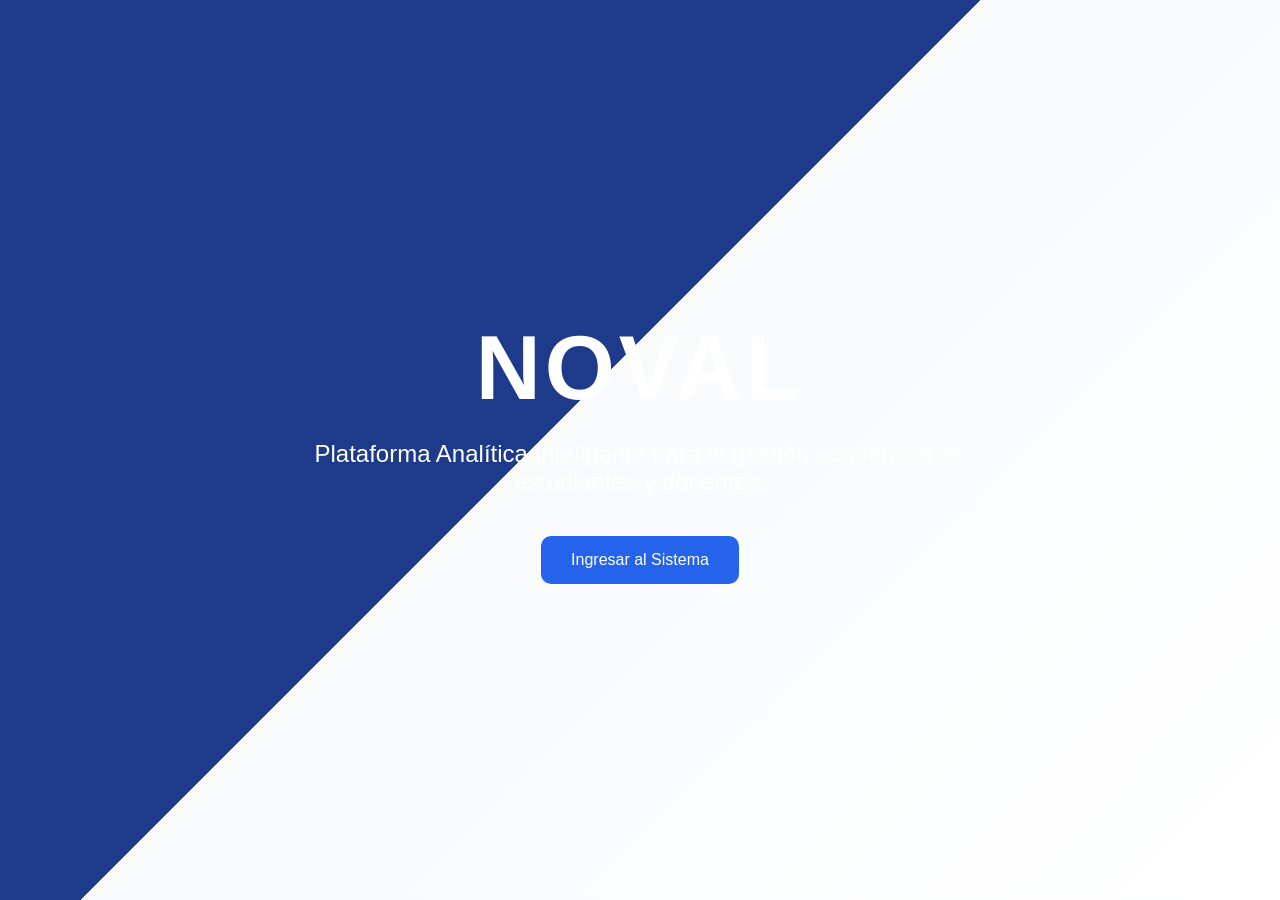
<file: index.html>
<!DOCTYPE html>
<html lang="es">
<head>
    <meta charset="UTF-8">
    <meta name="viewport" content="width=device-width, initial-scale=1.0">
    <title>NOVAL</title>
    <link rel="stylesheet" href="style.css">
</head>

<body>

    <div class="hero">

        <div class="hero-content">

            <h1>NOVAL</h1>

            <p>
                Plataforma Analítica Inteligente para la gestión académica
                de estudiantes y docentes.
            </p>

            <a href="login.html" class="btn">
                Ingresar al Sistema
            </a>

        </div>

    </div>

</body>
</html>
</file>
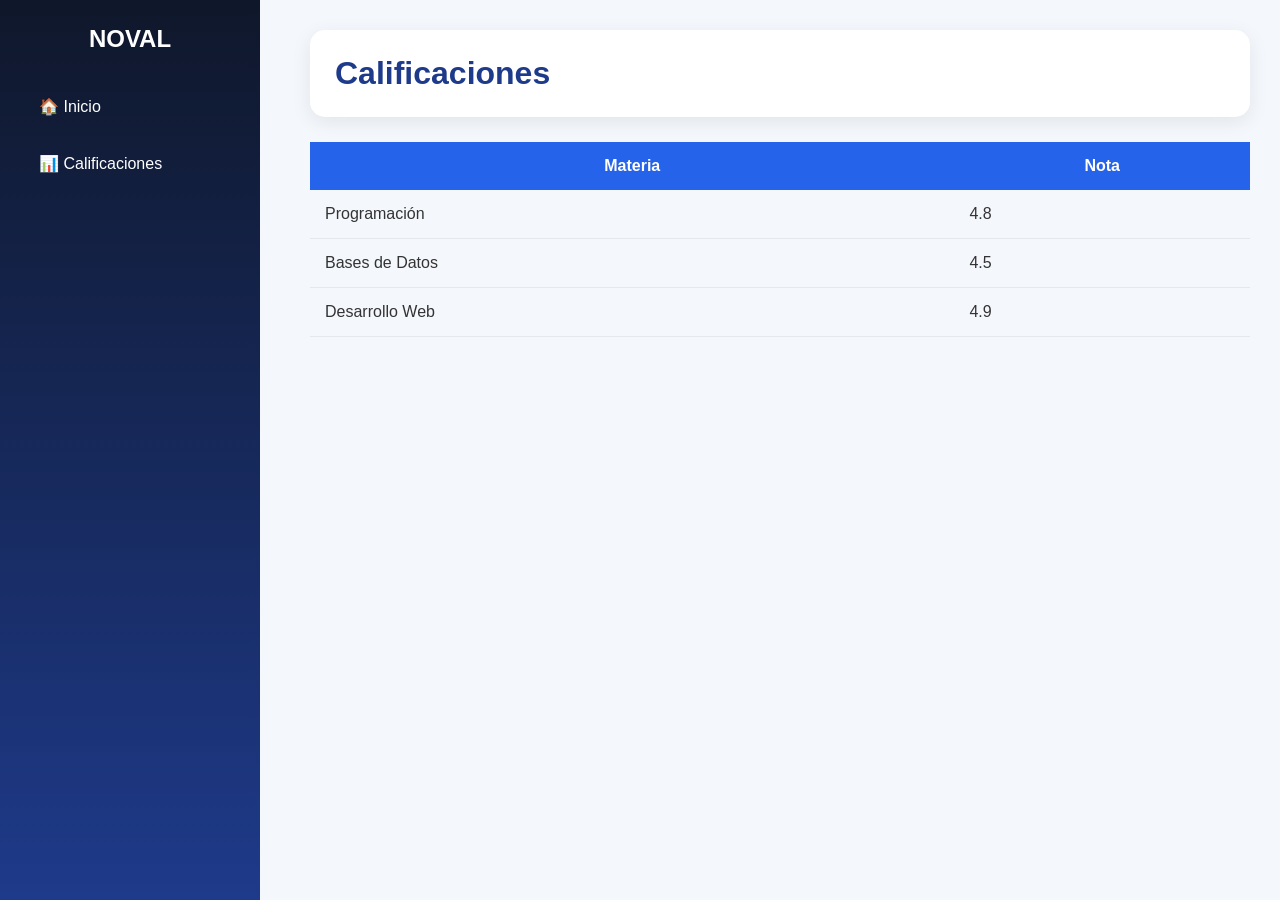
<file: calificaciones.html>
<!DOCTYPE html>
<html lang="es">
<head>
<meta charset="UTF-8">
<meta name="viewport" content="width=device-width, initial-scale=1.0">
<title>Calificaciones</title>
<link rel="stylesheet" href="style.css">
</head>
<body>

<div class="sidebar">

<h2>NOVAL</h2>

<a href="dashboard-estudiante.html">🏠 Inicio</a>
<a href="calificaciones.html">📊 Calificaciones</a>

</div>

<div class="main">

<div class="topbar">
<h1>Calificaciones</h1>
</div>

<table>

<tr>
<th>Materia</th>
<th>Nota</th>
</tr>

<tr>
<td>Programación</td>
<td>4.8</td>
</tr>

<tr>
<td>Bases de Datos</td>
<td>4.5</td>
</tr>

<tr>
<td>Desarrollo Web</td>
<td>4.9</td>
</tr>

</table>

</div>

</body>
</html>
</file>
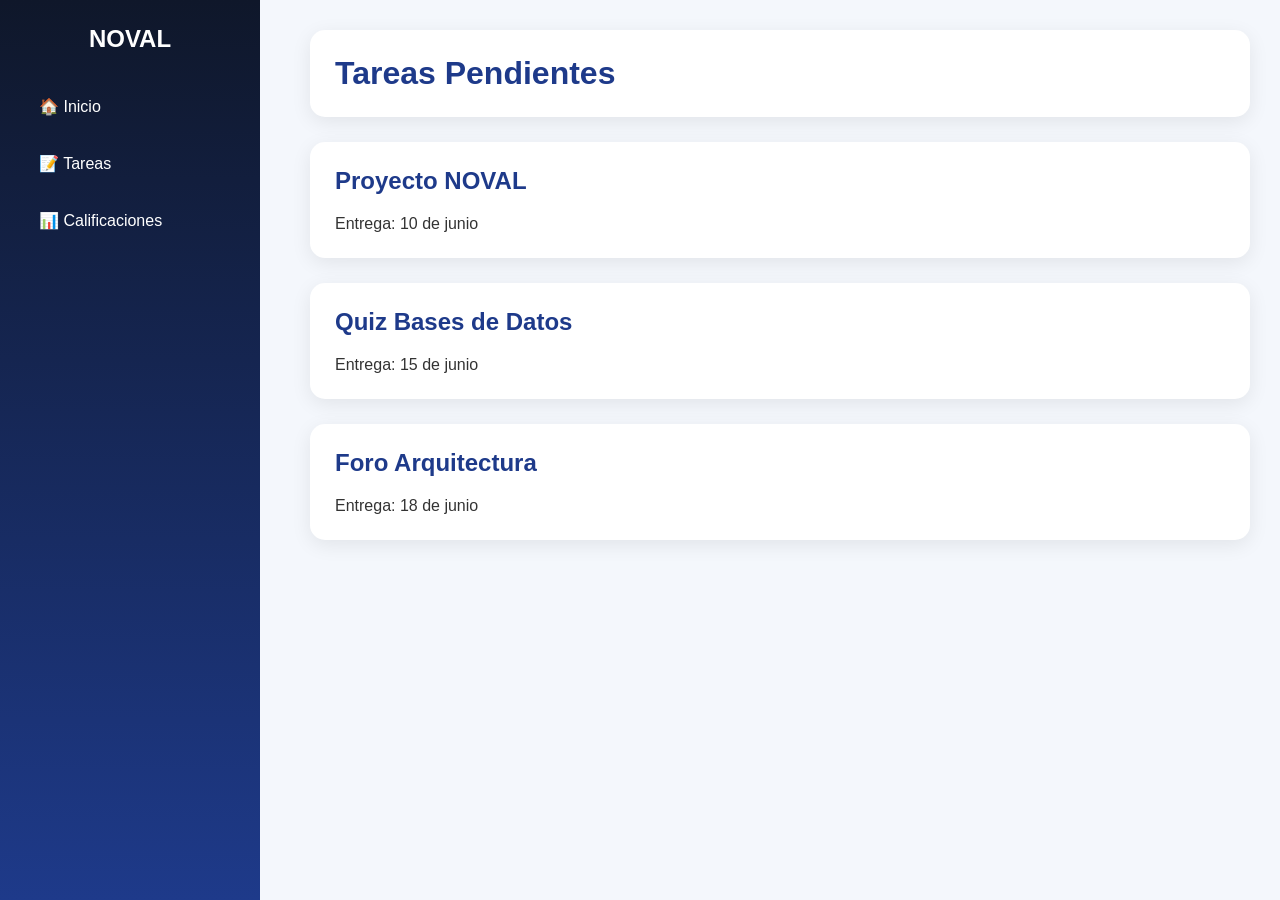
<file: crear-tarea.html>
<!DOCTYPE html>
<html lang="es">
<head>
<meta charset="UTF-8">
<meta name="viewport" content="width=device-width, initial-scale=1.0">
<title>Tareas</title>
<link rel="stylesheet" href="style.css">
</head>
<body>

<div class="sidebar">

<h2>NOVAL</h2>

<a href="dashboard-estudiante.html">🏠 Inicio</a>
<a href="tareas.html">📝 Tareas</a>
<a href="calificaciones.html">📊 Calificaciones</a>

</div>

<div class="main">

<div class="topbar">
<h1>Tareas Pendientes</h1>
</div>

<div class="card">

<h2>Proyecto NOVAL</h2>
<p>Entrega: 10 de junio</p>

</div>

<div class="card">

<h2>Quiz Bases de Datos</h2>
<p>Entrega: 15 de junio</p>

</div>

<div class="card">

<h2>Foro Arquitectura</h2>
<p>Entrega: 18 de junio</p>

</div>

</div>

</body>
</html>
</file>
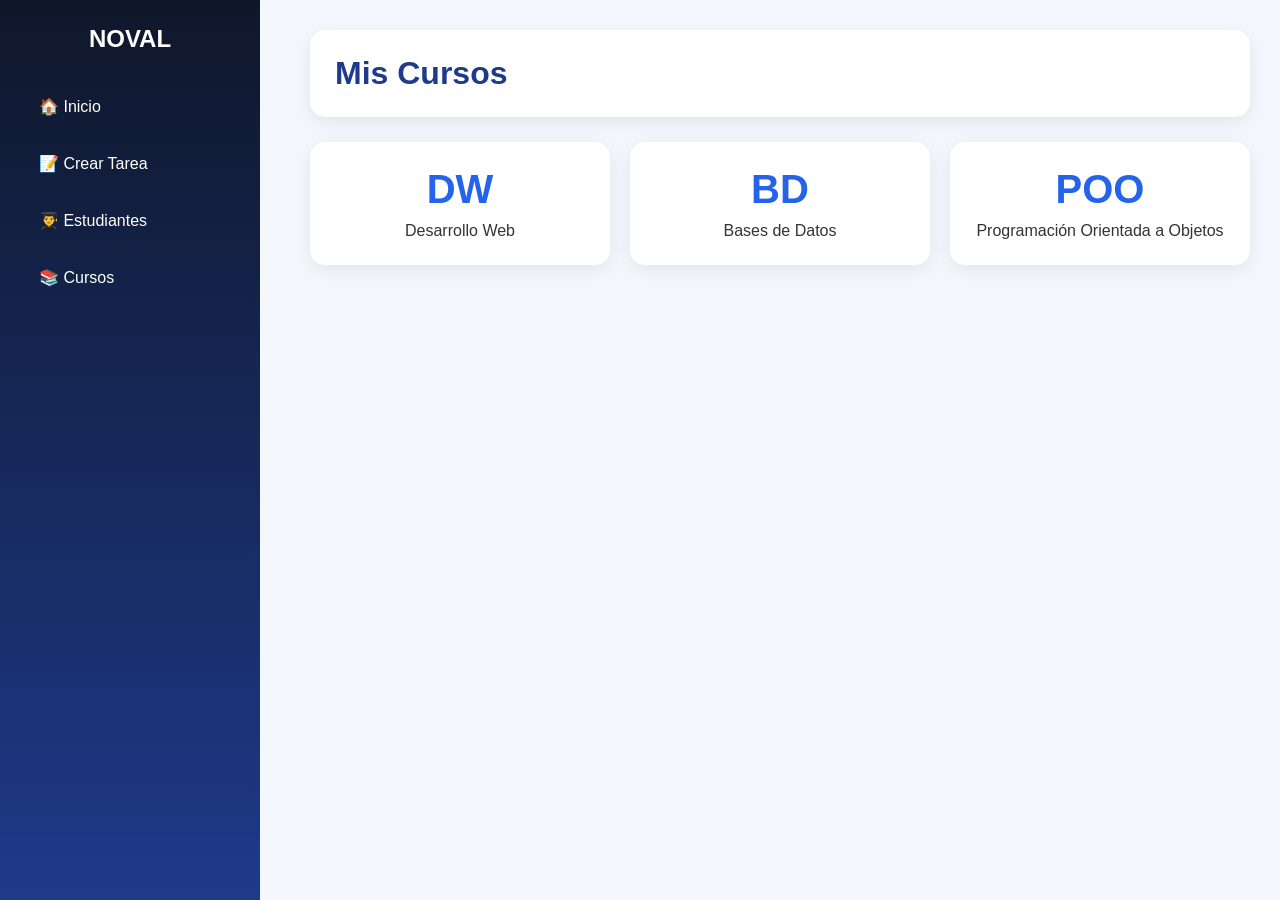
<file: cursos.html>
<!DOCTYPE html>
<html lang="es">
<head>
<meta charset="UTF-8">
<meta name="viewport" content="width=device-width, initial-scale=1.0">
<title>Cursos</title>
<link rel="stylesheet" href="style.css">
</head>
<body>

<div class="sidebar">

<h2>NOVAL</h2>

<a href="dashboard-profesor.html">🏠 Inicio</a>
<a href="crear-tarea.html">📝 Crear Tarea</a>
<a href="estudiantes.html">👨‍🎓 Estudiantes</a>
<a href="cursos.html">📚 Cursos</a>

</div>

<div class="main">

<div class="topbar">
<h1>Mis Cursos</h1>
</div>

<div class="dashboard">

<div class="stat-card">
<h2>DW</h2>
<p>Desarrollo Web</p>
</div>

<div class="stat-card">
<h2>BD</h2>
<p>Bases de Datos</p>
</div>

<div class="stat-card">
<h2>POO</h2>
<p>Programación Orientada a Objetos</p>
</div>

</div>

</div>

</body>
</html>
</file>
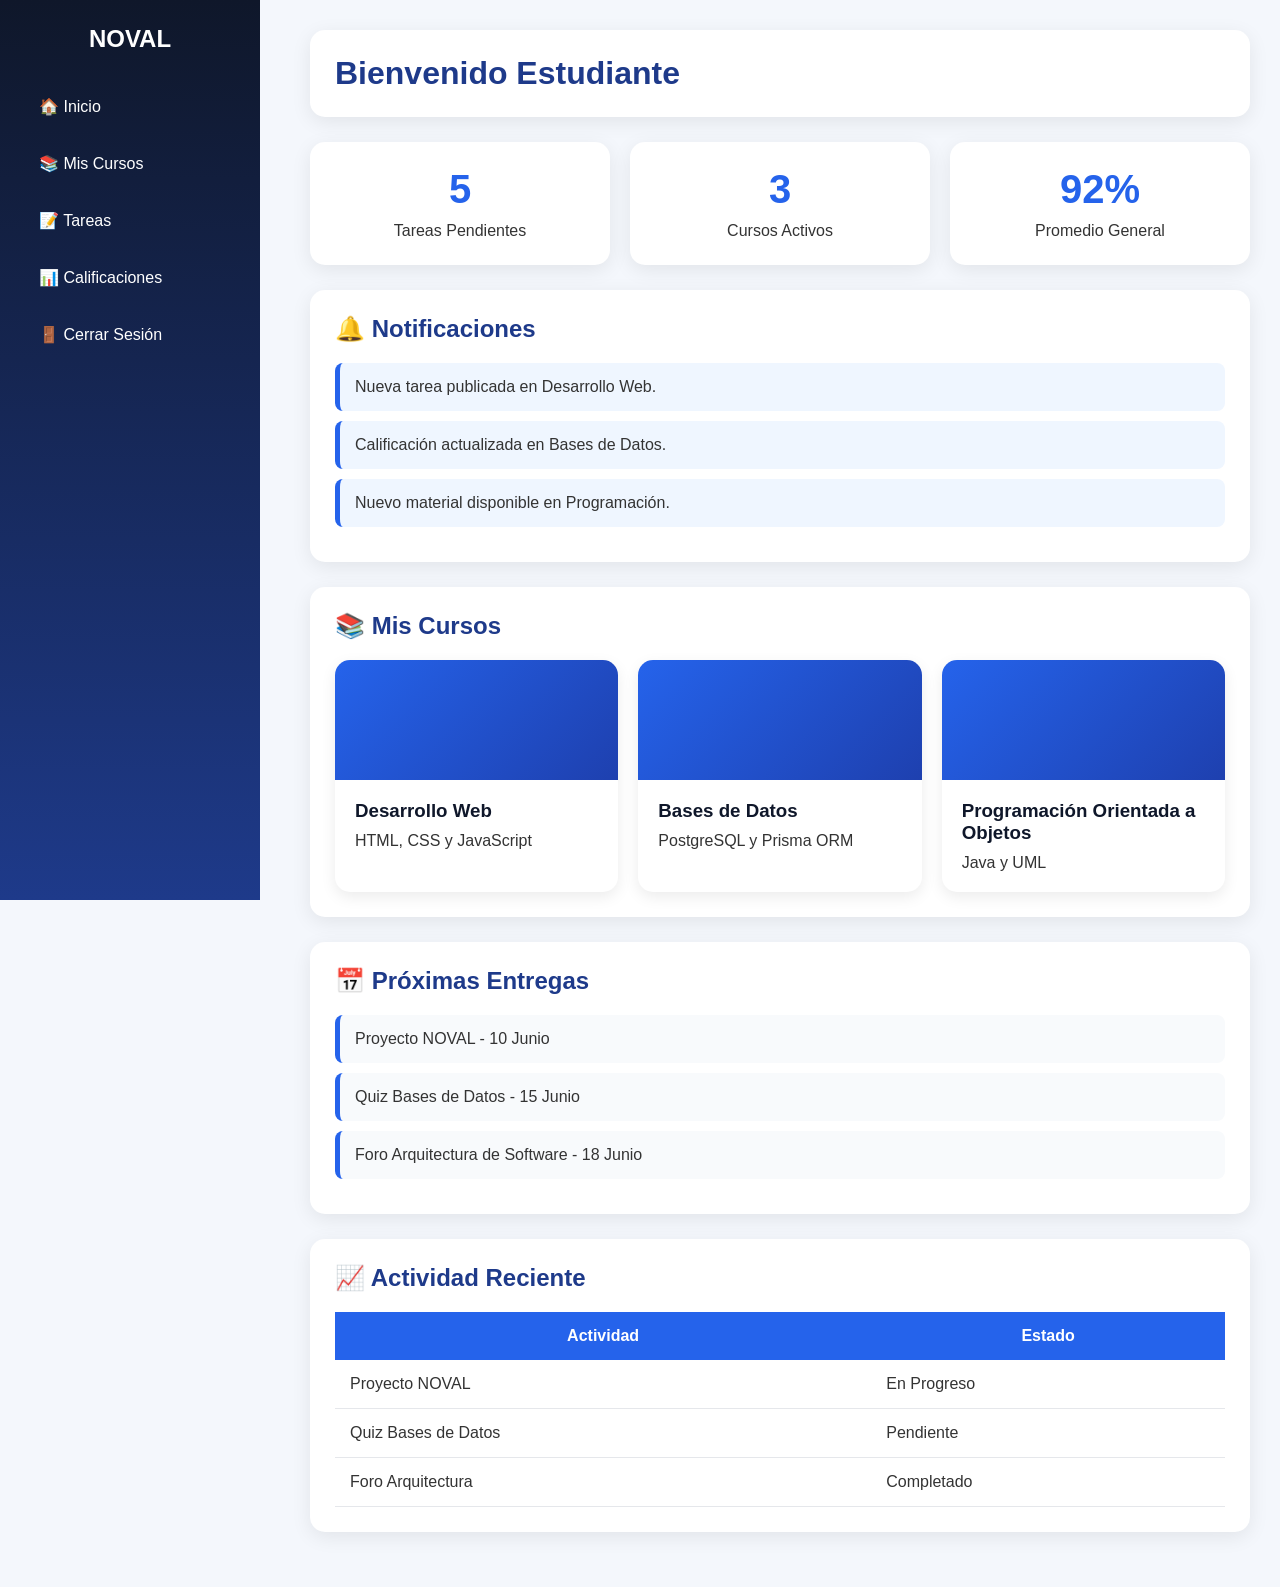
<file: dashboard-estudiante.html>
<!DOCTYPE html>
<html lang="es">
<head>
<meta charset="UTF-8">
<meta name="viewport" content="width=device-width, initial-scale=1.0">
<title>Panel del Estudiante - NOVAL</title>
<link rel="stylesheet" href="style.css">
</head>

<body>

<!-- SIDEBAR -->

<div class="sidebar">

    <h2>NOVAL</h2>

    <a href="dashboard-estudiante.html">🏠 Inicio</a>
    <a href="mis-cursos.html">📚 Mis Cursos</a>
    <a href="tareas.html">📝 Tareas</a>
    <a href="calificaciones.html">📊 Calificaciones</a>
    <a href="index.html">🚪 Cerrar Sesión</a>

</div>

<!-- CONTENIDO -->

<div class="main">

    <!-- TOPBAR -->

    <div class="topbar">

        <h1>Bienvenido Estudiante</h1>

    </div>

    <!-- ESTADISTICAS -->

    <div class="dashboard">

        <div class="stat-card">
            <h2>5</h2>
            <p>Tareas Pendientes</p>
        </div>

        <div class="stat-card">
            <h2>3</h2>
            <p>Cursos Activos</p>
        </div>

        <div class="stat-card">
            <h2>92%</h2>
            <p>Promedio General</p>
        </div>

    </div>

    <!-- NOTIFICACIONES -->

    <div class="card">

        <h2>🔔 Notificaciones</h2>

        <div class="notification">
            Nueva tarea publicada en Desarrollo Web.
        </div>

        <div class="notification">
            Calificación actualizada en Bases de Datos.
        </div>

        <div class="notification">
            Nuevo material disponible en Programación.
        </div>

    </div>

    <!-- CURSOS -->

    <div class="card">

        <h2>📚 Mis Cursos</h2>

        <div class="course-grid">

            <div class="course-card">

                <div class="course-banner"></div>

                <div class="course-content">

                    <h3>Desarrollo Web</h3>

                    <p>HTML, CSS y JavaScript</p>

                </div>

            </div>

            <div class="course-card">

                <div class="course-banner"></div>

                <div class="course-content">

                    <h3>Bases de Datos</h3>

                    <p>PostgreSQL y Prisma ORM</p>

                </div>

            </div>

            <div class="course-card">

                <div class="course-banner"></div>

                <div class="course-content">

                    <h3>Programación Orientada a Objetos</h3>

                    <p>Java y UML</p>

                </div>

            </div>

        </div>

    </div>

    <!-- ENTREGAS -->

    <div class="card">

        <h2>📅 Próximas Entregas</h2>

        <div class="calendar-card">
            Proyecto NOVAL - 10 Junio
        </div>

        <div class="calendar-card">
            Quiz Bases de Datos - 15 Junio
        </div>

        <div class="calendar-card">
            Foro Arquitectura de Software - 18 Junio
        </div>

    </div>

    <!-- ACTIVIDADES -->

    <div class="card">

        <h2>📈 Actividad Reciente</h2>

        <table>

            <tr>
                <th>Actividad</th>
                <th>Estado</th>
            </tr>

            <tr>
                <td>Proyecto NOVAL</td>
                <td>En Progreso</td>
            </tr>

            <tr>
                <td>Quiz Bases de Datos</td>
                <td>Pendiente</td>
            </tr>

            <tr>
                <td>Foro Arquitectura</td>
                <td>Completado</td>
            </tr>

        </table>

    </div>

</div>

</body>
</html>
</file>
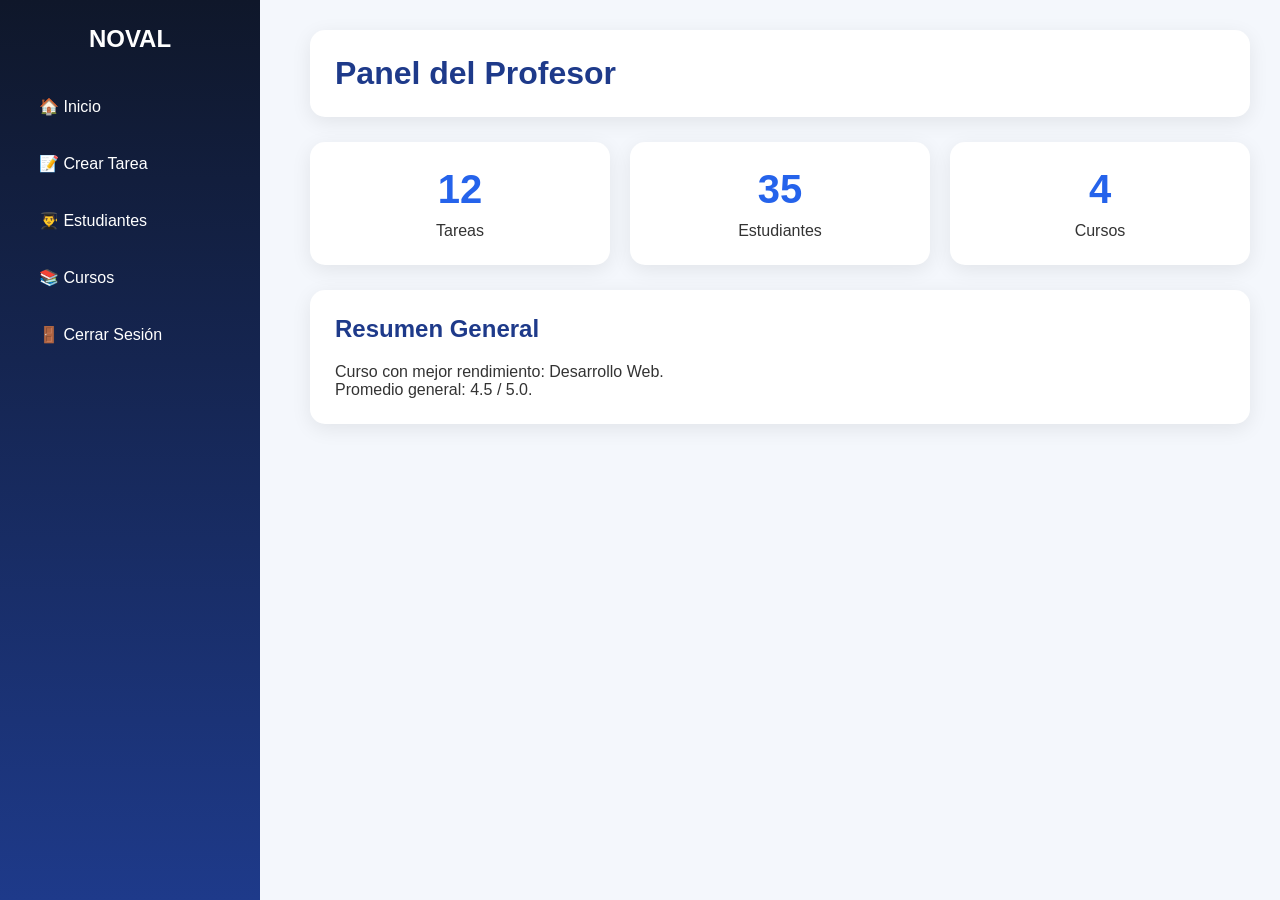
<file: dashboard-profesor.html>
<!DOCTYPE html>
<html lang="es">
<head>
<meta charset="UTF-8">
<meta name="viewport" content="width=device-width, initial-scale=1.0">
<title>Panel Profesor</title>
<link rel="stylesheet" href="style.css">
</head>
<body>

<div class="sidebar">

<h2>NOVAL</h2>

<a href="dashboard-profesor.html">🏠 Inicio</a>
<a href="crear-tarea.html">📝 Crear Tarea</a>
<a href="estudiantes.html">👨‍🎓 Estudiantes</a>
<a href="cursos.html">📚 Cursos</a>
<a href="index.html">🚪 Cerrar Sesión</a>

</div>

<div class="main">

<div class="topbar">
<h1>Panel del Profesor</h1>
</div>

<div class="dashboard">

<div class="stat-card">
<h2>12</h2>
<p>Tareas</p>
</div>

<div class="stat-card">
<h2>35</h2>
<p>Estudiantes</p>
</div>

<div class="stat-card">
<h2>4</h2>
<p>Cursos</p>
</div>

</div>

<div class="card">

<h2>Resumen General</h2>

<p>Curso con mejor rendimiento: Desarrollo Web.</p>
<p>Promedio general: 4.5 / 5.0.</p>

</div>

</div>

</body>
</html>
</file>
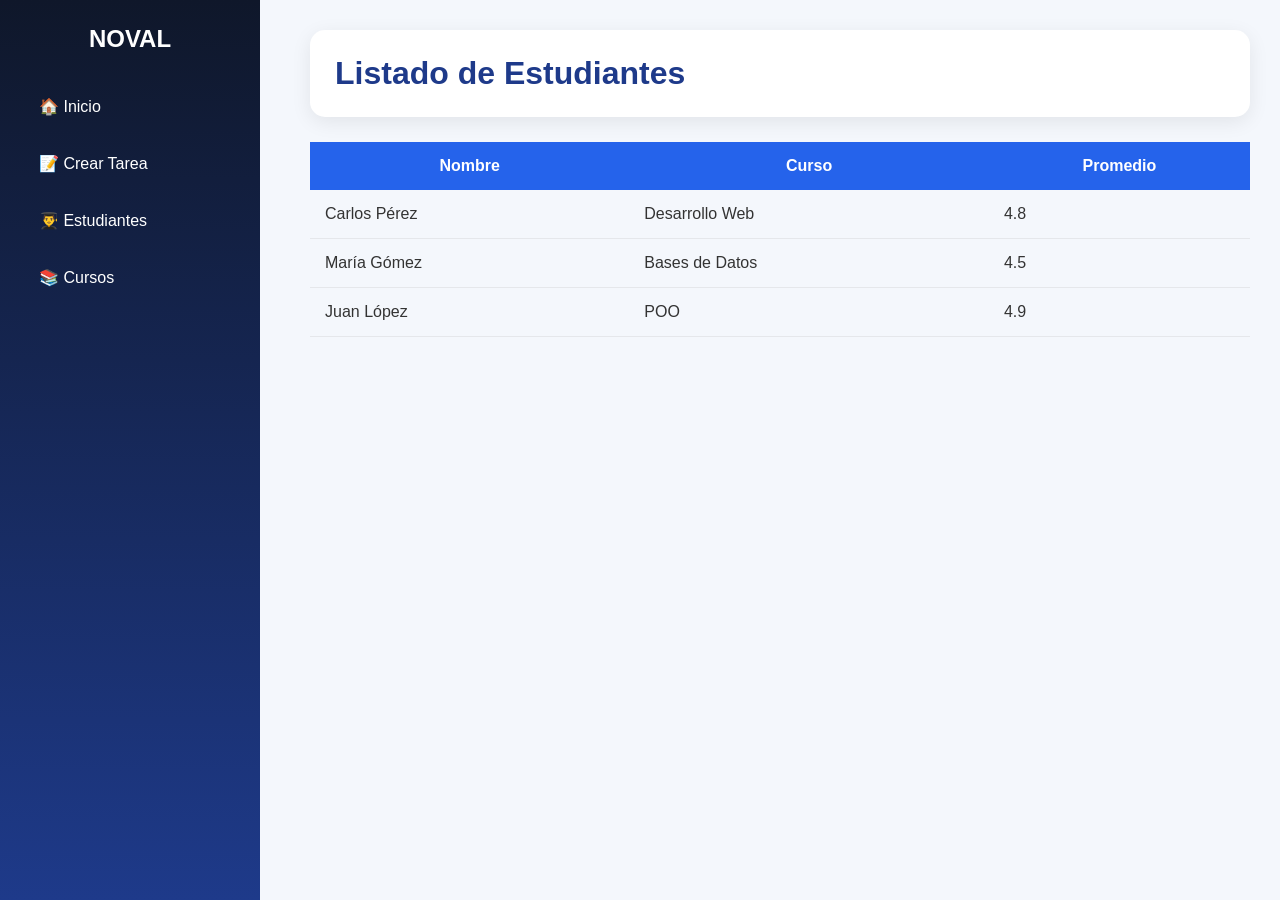
<file: estudiantes.html>
<!DOCTYPE html>
<html lang="es">
<head>
<meta charset="UTF-8">
<meta name="viewport" content="width=device-width, initial-scale=1.0">
<title>Estudiantes</title>
<link rel="stylesheet" href="style.css">
</head>
<body>

<div class="sidebar">

<h2>NOVAL</h2>

<a href="dashboard-profesor.html">🏠 Inicio</a>
<a href="crear-tarea.html">📝 Crear Tarea</a>
<a href="estudiantes.html">👨‍🎓 Estudiantes</a>
<a href="cursos.html">📚 Cursos</a>

</div>

<div class="main">

<div class="topbar">
<h1>Listado de Estudiantes</h1>
</div>

<table>

<tr>
<th>Nombre</th>
<th>Curso</th>
<th>Promedio</th>
</tr>

<tr>
<td>Carlos Pérez</td>
<td>Desarrollo Web</td>
<td>4.8</td>
</tr>

<tr>
<td>María Gómez</td>
<td>Bases de Datos</td>
<td>4.5</td>
</tr>

<tr>
<td>Juan López</td>
<td>POO</td>
<td>4.9</td>
</tr>

</table>

</div>

</body>
</html>
</file>
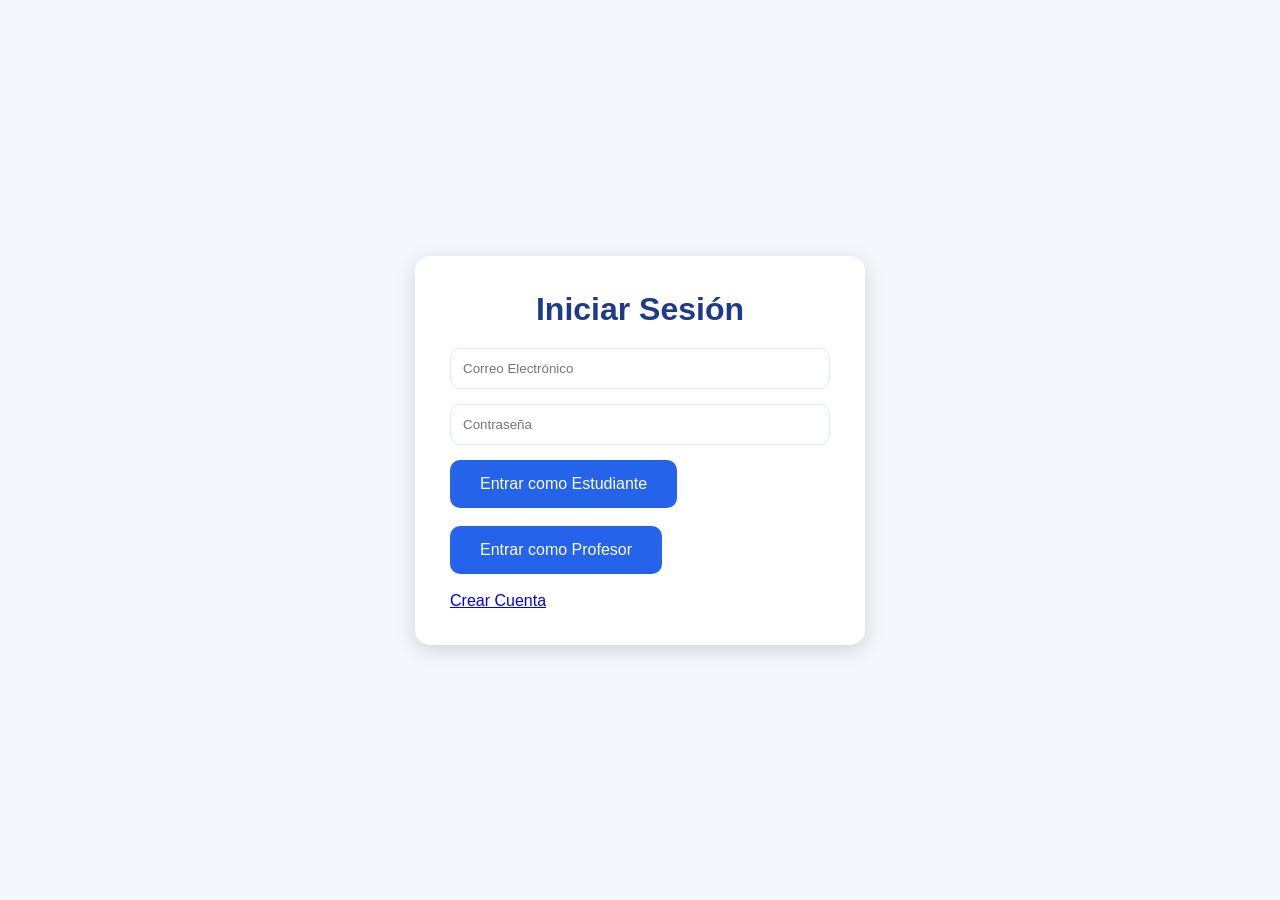
<file: login.html>
<!DOCTYPE html>
<html lang="es">
<head>
<meta charset="UTF-8">
<meta name="viewport" content="width=device-width, initial-scale=1.0">
<title>Login NOVAL</title>
<link rel="stylesheet" href="style.css">
</head>
<body>

<div class="auth-container">

<div class="auth-card">

<h1>Iniciar Sesión</h1>

<input type="email" placeholder="Correo Electrónico">

<input type="password" placeholder="Contraseña">

<br>

<a href="dashboard-estudiante.html" class="btn">
Entrar como Estudiante
</a>

<br><br>

<a href="dashboard-profesor.html" class="btn">
Entrar como Profesor
</a>

<br><br>

<a href="registro.html">
Crear Cuenta
</a>

</div>

</div>

</body>
</html>
</file>
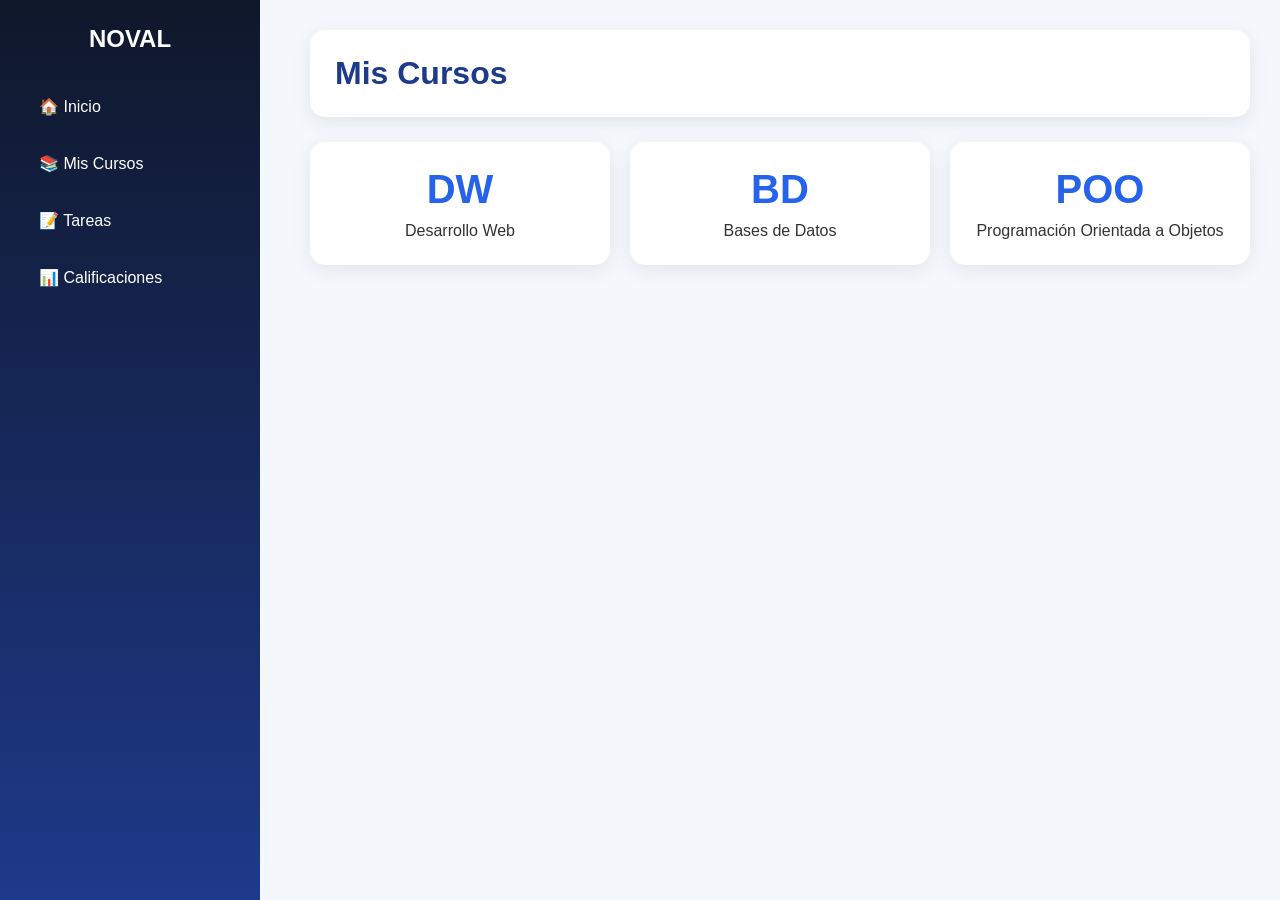
<file: mis-cursos.html>
<!DOCTYPE html>
<html lang="es">
<head>
<meta charset="UTF-8">
<meta name="viewport" content="width=device-width, initial-scale=1.0">
<title>Mis Cursos</title>
<link rel="stylesheet" href="style.css">
</head>
<body>

<div class="sidebar">

<h2>NOVAL</h2>

<a href="dashboard-estudiante.html">🏠 Inicio</a>
<a href="mis-cursos.html">📚 Mis Cursos</a>
<a href="tareas.html">📝 Tareas</a>
<a href="calificaciones.html">📊 Calificaciones</a>

</div>

<div class="main">

<div class="topbar">
<h1>Mis Cursos</h1>
</div>

<div class="dashboard">

<div class="stat-card">
<h2>DW</h2>
<p>Desarrollo Web</p>
</div>

<div class="stat-card">
<h2>BD</h2>
<p>Bases de Datos</p>
</div>

<div class="stat-card">
<h2>POO</h2>
<p>Programación Orientada a Objetos</p>
</div>

</div>

</div>

</body>
</html>
</file>
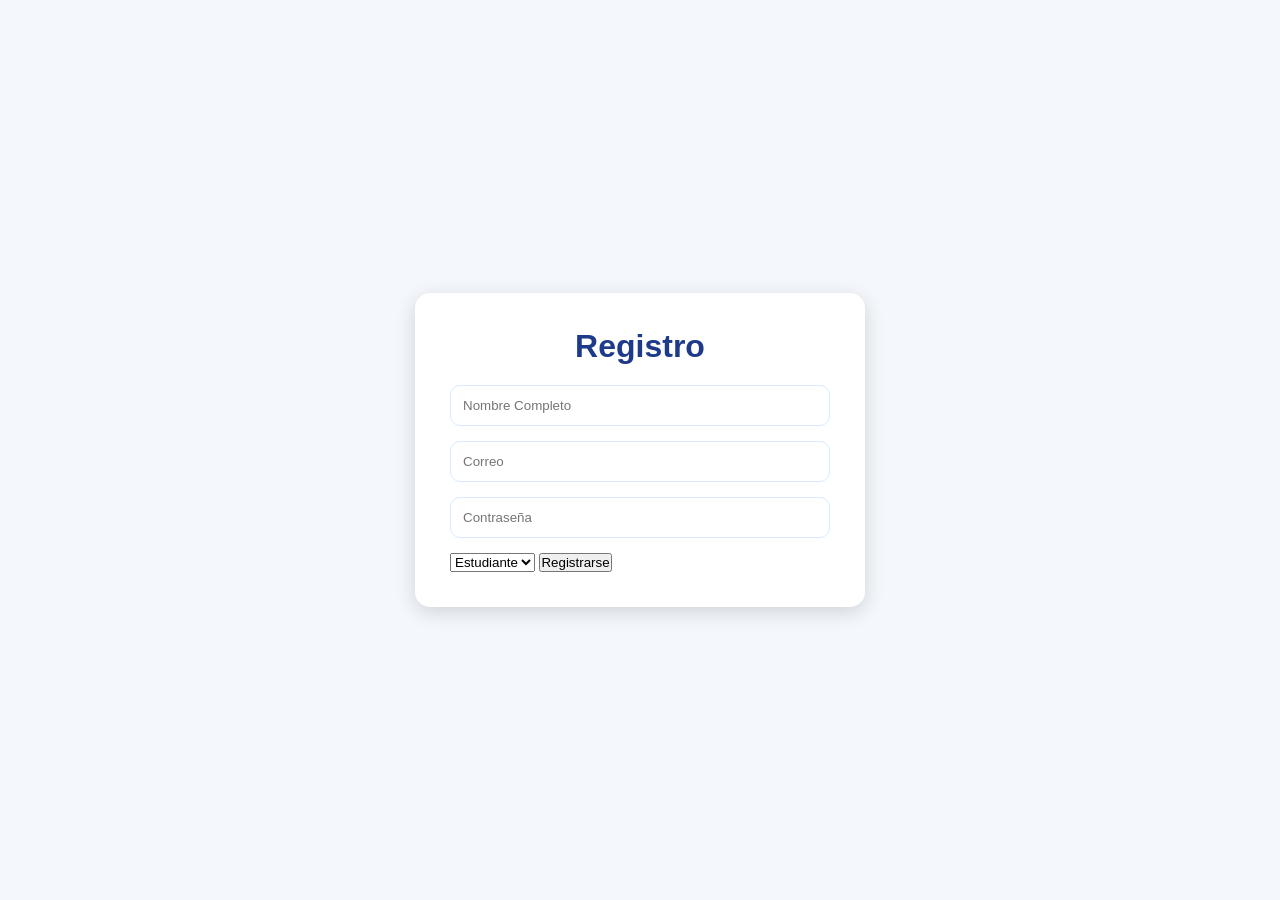
<file: registro.html>
<!DOCTYPE html>
<html lang="es">
<head>
<meta charset="UTF-8">
<meta name="viewport" content="width=device-width, initial-scale=1.0">
<title>Registro</title>
<link rel="stylesheet" href="style.css">
</head>
<body>

<div class="auth-container">

<div class="auth-card">

<h1>Registro</h1>

<input type="text" placeholder="Nombre Completo">

<input type="email" placeholder="Correo">

<input type="password" placeholder="Contraseña">

<select>
<option>Estudiante</option>
<option>Profesor</option>
</select>

<button>
Registrarse
</button>

</div>

</div>

</body>
</html>
</file>
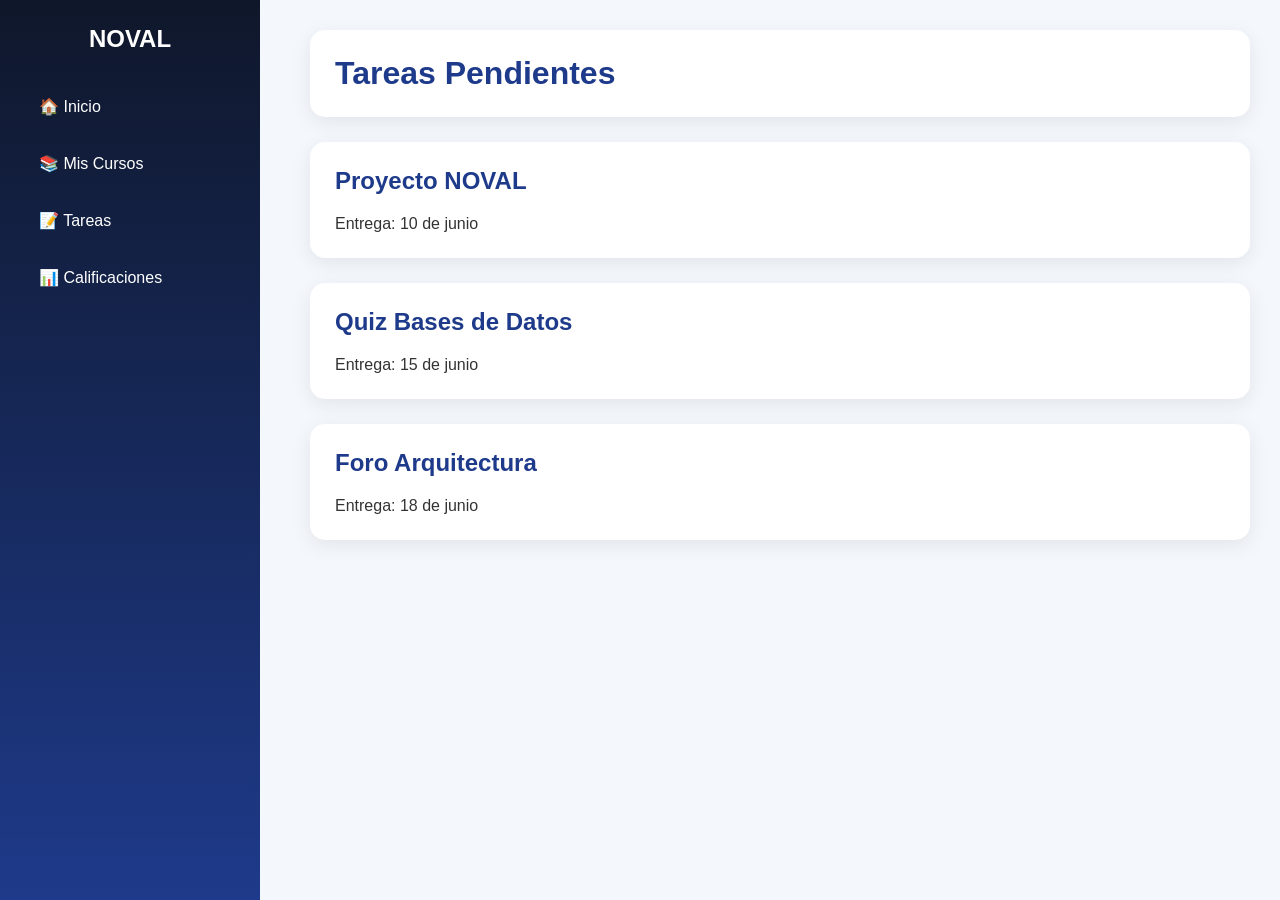
<file: tareas.html>
<!DOCTYPE html>
<html lang="es">
<head>
<meta charset="UTF-8">
<meta name="viewport" content="width=device-width, initial-scale=1.0">
<title>Tareas</title>
<link rel="stylesheet" href="style.css">
</head>
<body>

<div class="sidebar">

<h2>NOVAL</h2>

<a href="dashboard-estudiante.html">🏠 Inicio</a>
<a href="mis-cursos.html">📚 Mis Cursos</a>
<a href="tareas.html">📝 Tareas</a>
<a href="calificaciones.html">📊 Calificaciones</a>

</div>

<div class="main">

<div class="topbar">
<h1>Tareas Pendientes</h1>
</div>

<div class="card">
<h2>Proyecto NOVAL</h2>
<p>Entrega: 10 de junio</p>
</div>

<div class="card">
<h2>Quiz Bases de Datos</h2>
<p>Entrega: 15 de junio</p>
</div>

<div class="card">
<h2>Foro Arquitectura</h2>
<p>Entrega: 18 de junio</p>
</div>

</div>

</body>
</html>
</file>
<file: style.css>
*{
    margin:0;
    padding:0;
    box-sizing:border-box;
}

body{
    font-family:'Segoe UI',sans-serif;
    background:#f4f7fc;
    color:#333;
}

/* SIDEBAR */

.sidebar{
    position:fixed;
    top:0;
    left:0;
    width:260px;
    height:100vh;
    background:linear-gradient(180deg,#0f172a,#1e3a8a);
    padding:25px;
}

.sidebar h2{
    color:white;
    text-align:center;
    margin-bottom:30px;
}

.sidebar a{
    display:block;
    color:white;
    text-decoration:none;
    padding:14px;
    border-radius:10px;
    margin-bottom:10px;
    transition:.3s;
}

.sidebar a:hover{
    background:rgba(255,255,255,.15);
}

/* CONTENIDO */

.main{
    margin-left:280px;
    padding:30px;
}

/* TOPBAR */

.topbar{
    background:white;
    padding:25px;
    border-radius:15px;
    box-shadow:0 5px 20px rgba(0,0,0,.08);
    margin-bottom:25px;
}

.topbar h1{
    color:#1e3a8a;
}

/* ESTADISTICAS */

.dashboard{
    display:grid;
    grid-template-columns:repeat(auto-fit,minmax(220px,1fr));
    gap:20px;
    margin-bottom:25px;
}

.stat-card{
    background:white;
    padding:25px;
    border-radius:15px;
    text-align:center;
    box-shadow:0 5px 20px rgba(0,0,0,.08);
}

.stat-card h2{
    color:#2563eb;
    font-size:40px;
}

.stat-card p{
    margin-top:10px;
}

/* TARJETAS */

.card{
    background:white;
    padding:25px;
    border-radius:15px;
    box-shadow:0 5px 20px rgba(0,0,0,.08);
    margin-bottom:25px;
}

.card h2{
    color:#1e3a8a;
    margin-bottom:20px;
}

/* NOTIFICACIONES */

.notification{
    background:#eff6ff;
    border-left:5px solid #2563eb;
    padding:15px;
    margin-bottom:10px;
    border-radius:8px;
}

/* CURSOS */

.course-grid{
    display:grid;
    grid-template-columns:repeat(auto-fit,minmax(280px,1fr));
    gap:20px;
}

.course-card{
    background:white;
    border-radius:15px;
    overflow:hidden;
    box-shadow:0 5px 15px rgba(0,0,0,.08);
}

.course-banner{
    height:120px;
    background:linear-gradient(135deg,#2563eb,#1e40af);
}

.course-content{
    padding:20px;
}

.course-content h3{
    color:#0f172a;
    margin-bottom:10px;
}

/* CALENDARIO */

.calendar-card{
    background:#f8fafc;
    padding:15px;
    border-left:5px solid #2563eb;
    border-radius:8px;
    margin-bottom:10px;
}

/* TABLAS */

table{
    width:100%;
    border-collapse:collapse;
}

th{
    background:#2563eb;
    color:white;
    padding:15px;
}

td{
    padding:15px;
    border-bottom:1px solid #e5e7eb;
}
/* PORTADA NOVAL */

.hero{
    min-height:100vh;
    display:flex;
    justify-content:center;
    align-items:center;
    text-align:center;
    background:linear-gradient(
        135deg,
        #1e3a8a 0%,
        #1e3a8a 45%,
        #f8fafc 45%,
        #ffffff 100%
    );
}

.hero-content{
    max-width:800px;
    padding:40px;
}

.hero-content h1{
    font-size:90px;
    color:white;
    font-weight:900;
    margin-bottom:20px;
    letter-spacing:4px;
}

.hero-content p{
    font-size:24px;
    color:white;
    margin-bottom:40px;
}

.btn{
    display:inline-block;
    background:#2563eb;
    color:white;
    text-decoration:none;
    padding:15px 30px;
    border-radius:10px;
    transition:.3s;
}

.btn:hover{
    background:#1d4ed8;
}

/* LOGIN */

.auth-container{
    min-height:100vh;
    display:flex;
    justify-content:center;
    align-items:center;
}

.auth-card{
    width:450px;
    background:white;
    padding:35px;
    border-radius:15px;
    box-shadow:0 5px 20px rgba(0,0,0,.15);
}

.auth-card h1{
    color:#1e3a8a;
    text-align:center;
    margin-bottom:20px;
}

.auth-card input{
    width:100%;
    padding:12px;
    margin-bottom:15px;
    border:1px solid #dbeafe;
    border-radius:10px;
}
</file>
